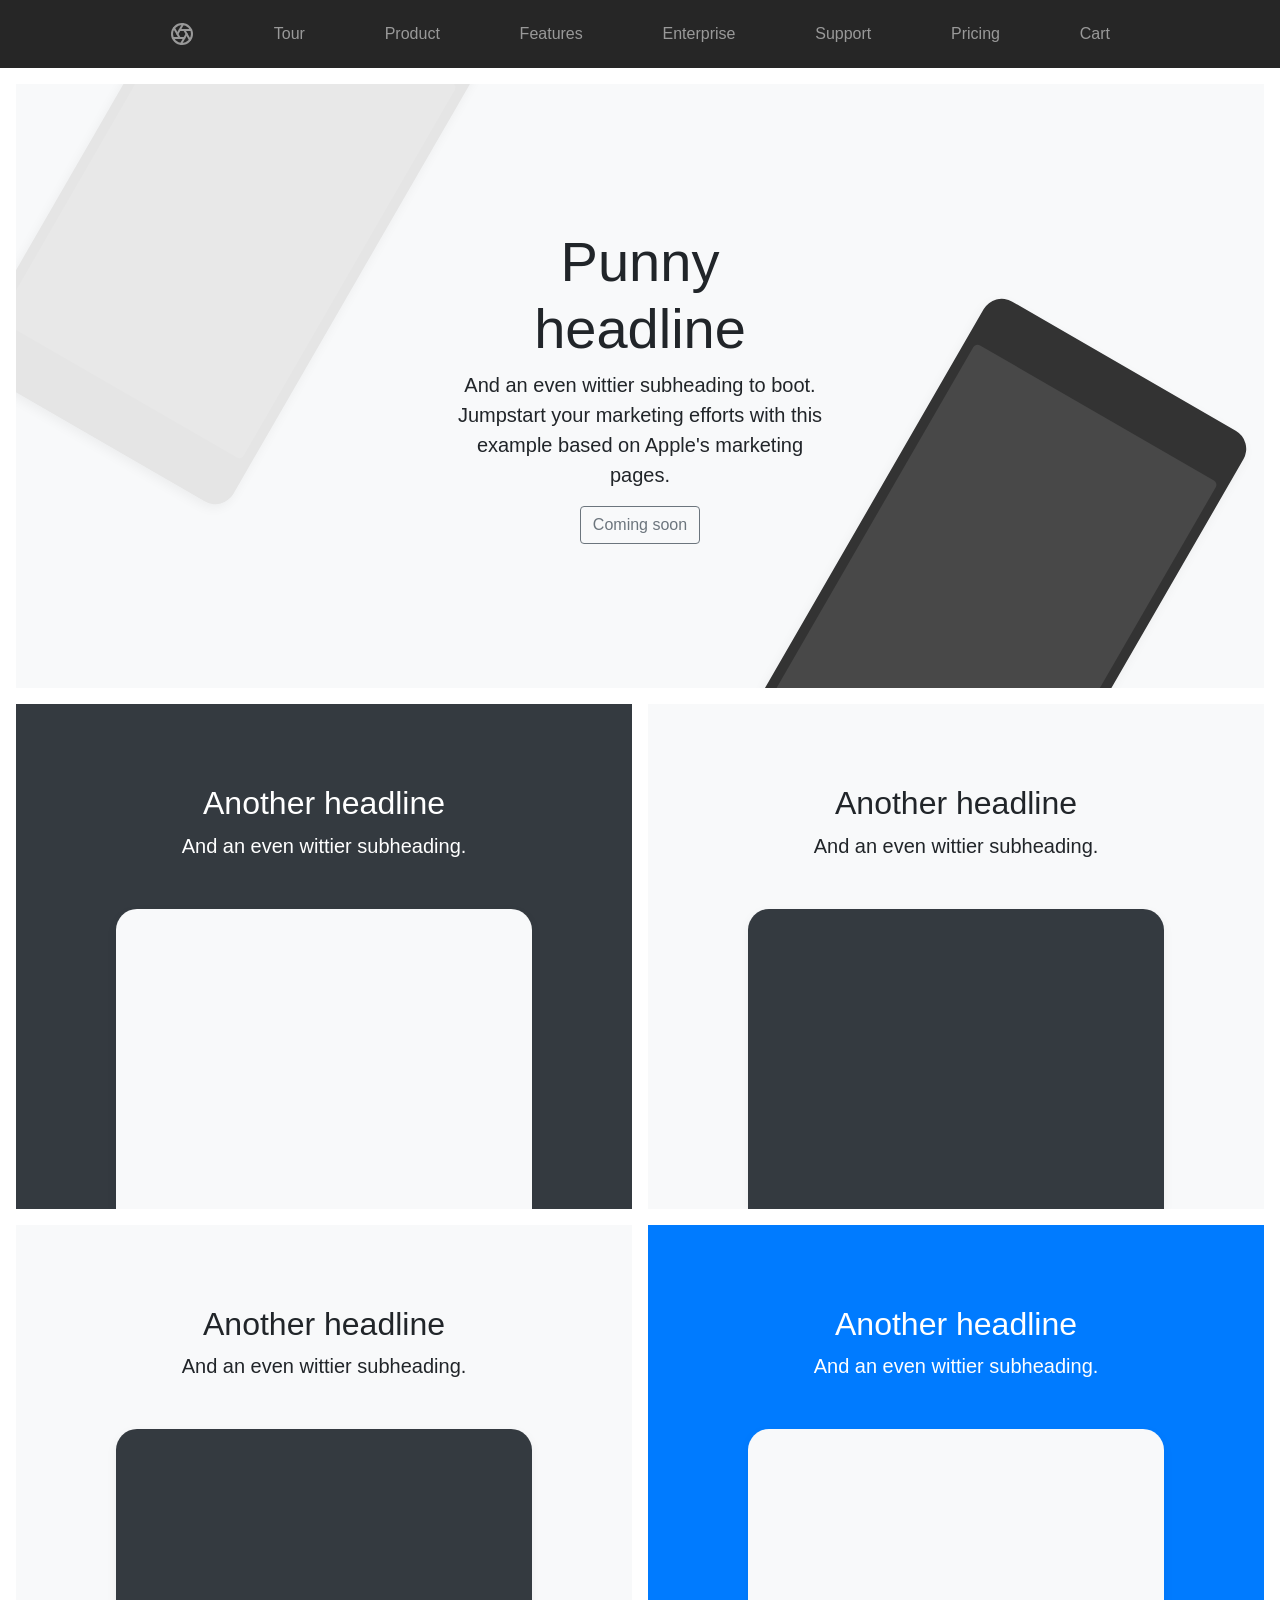
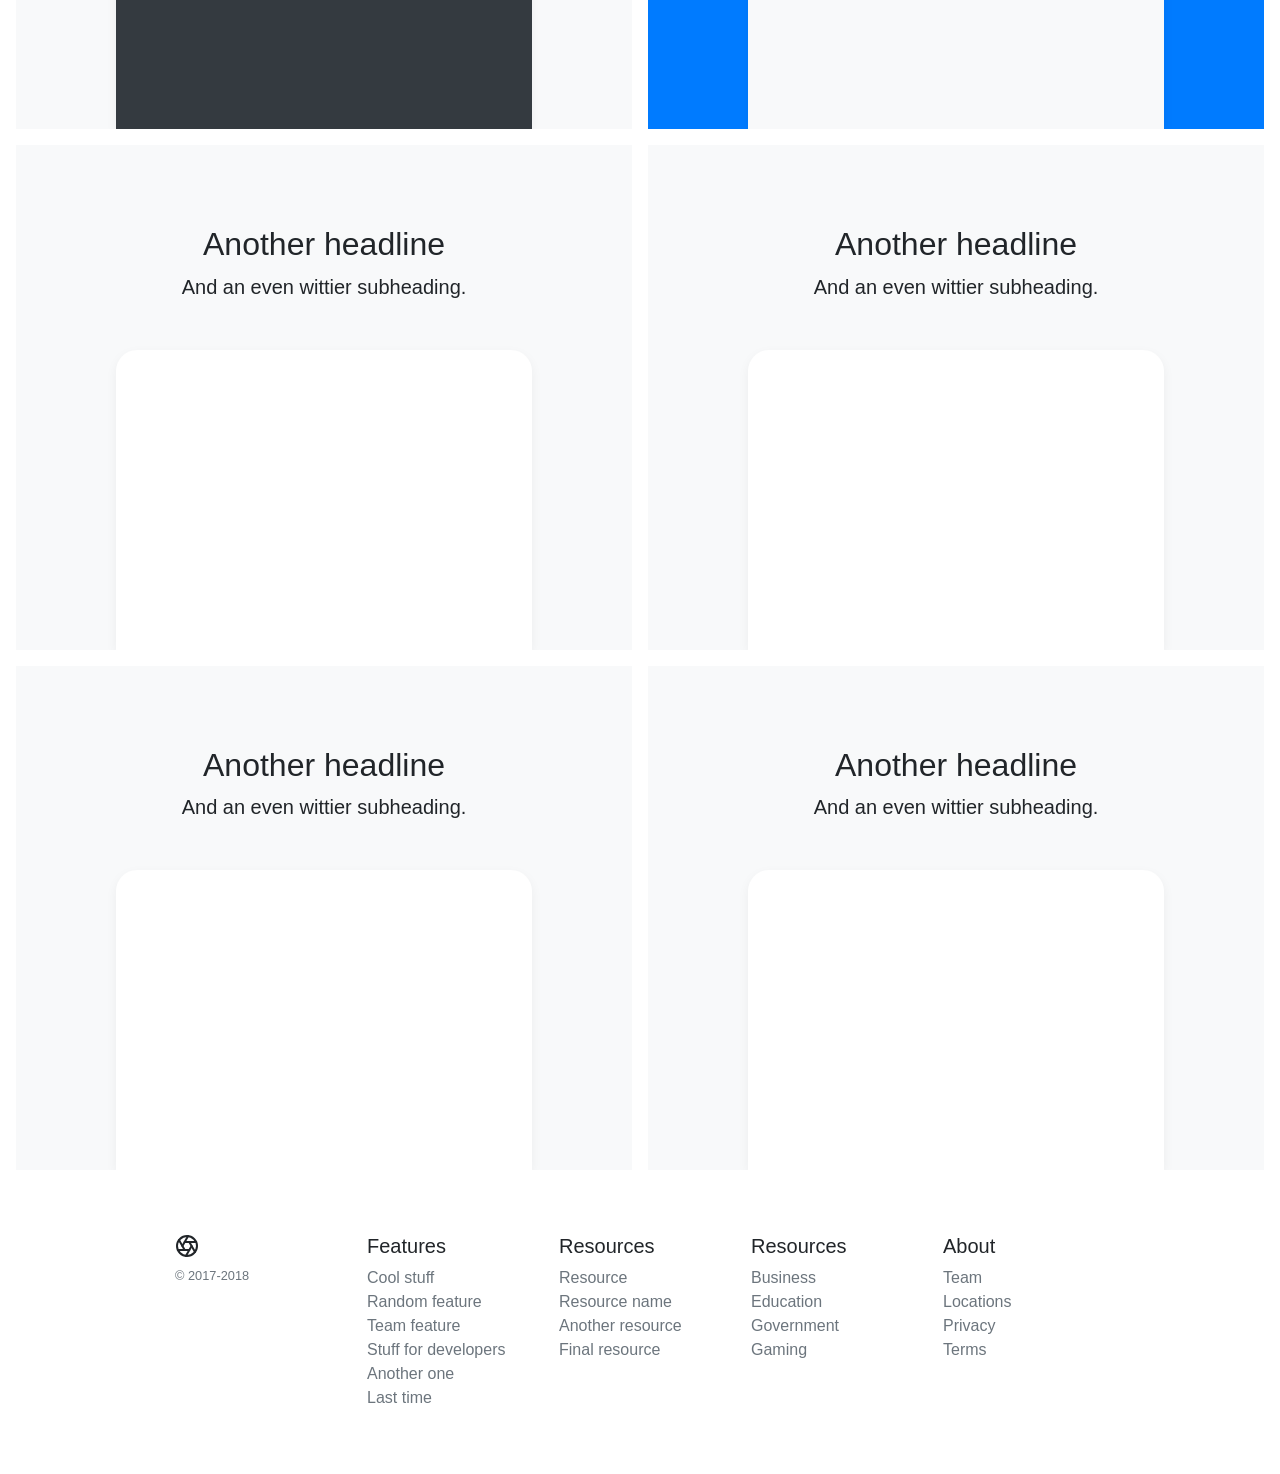
<file: product/index.html>
<!doctype html>
<html lang="en">
  <head>
    <meta charset="utf-8">
    <meta name="viewport" content="width=device-width, initial-scale=1, shrink-to-fit=no">
    <meta name="description" content="">
    <meta name="author" content="">
    <link rel="icon" href="../../../../favicon.ico">

    <title>Product example for Bootstrap</title>

    <!-- Bootstrap core CSS -->
    <link href="../dist/css/bootstrap.min.css" rel="stylesheet">

    <!-- Custom styles for this template -->
    <link href="product.css" rel="stylesheet">
  </head>

  <body>

    <nav class="site-header sticky-top py-1">
      <div class="container d-flex flex-column flex-md-row justify-content-between">
        <a class="py-2" href="#">
          <svg xmlns="http://www.w3.org/2000/svg" width="24" height="24" viewBox="0 0 24 24" fill="none" stroke="currentColor" stroke-width="2" stroke-linecap="round" stroke-linejoin="round" class="d-block mx-auto"><circle cx="12" cy="12" r="10"></circle><line x1="14.31" y1="8" x2="20.05" y2="17.94"></line><line x1="9.69" y1="8" x2="21.17" y2="8"></line><line x1="7.38" y1="12" x2="13.12" y2="2.06"></line><line x1="9.69" y1="16" x2="3.95" y2="6.06"></line><line x1="14.31" y1="16" x2="2.83" y2="16"></line><line x1="16.62" y1="12" x2="10.88" y2="21.94"></line></svg>
        </a>
        <a class="py-2 d-none d-md-inline-block" href="#">Tour</a>
        <a class="py-2 d-none d-md-inline-block" href="#">Product</a>
        <a class="py-2 d-none d-md-inline-block" href="#">Features</a>
        <a class="py-2 d-none d-md-inline-block" href="#">Enterprise</a>
        <a class="py-2 d-none d-md-inline-block" href="#">Support</a>
        <a class="py-2 d-none d-md-inline-block" href="#">Pricing</a>
        <a class="py-2 d-none d-md-inline-block" href="#">Cart</a>
      </div>
    </nav>

    <div class="position-relative overflow-hidden p-3 p-md-5 m-md-3 text-center bg-light">
      <div class="col-md-5 p-lg-5 mx-auto my-5">
        <h1 class="display-4 font-weight-normal">Punny headline</h1>
        <p class="lead font-weight-normal">And an even wittier subheading to boot. Jumpstart your marketing efforts with this example based on Apple's marketing pages.</p>
        <a class="btn btn-outline-secondary" href="#">Coming soon</a>
      </div>
      <div class="product-device box-shadow d-none d-md-block"></div>
      <div class="product-device product-device-2 box-shadow d-none d-md-block"></div>
    </div>

    <div class="d-md-flex flex-md-equal w-100 my-md-3 pl-md-3">
      <div class="bg-dark mr-md-3 pt-3 px-3 pt-md-5 px-md-5 text-center text-white overflow-hidden">
        <div class="my-3 py-3">
          <h2 class="display-5">Another headline</h2>
          <p class="lead">And an even wittier subheading.</p>
        </div>
        <div class="bg-light box-shadow mx-auto" style="width: 80%; height: 300px; border-radius: 21px 21px 0 0;"></div>
      </div>
      <div class="bg-light mr-md-3 pt-3 px-3 pt-md-5 px-md-5 text-center overflow-hidden">
        <div class="my-3 p-3">
          <h2 class="display-5">Another headline</h2>
          <p class="lead">And an even wittier subheading.</p>
        </div>
        <div class="bg-dark box-shadow mx-auto" style="width: 80%; height: 300px; border-radius: 21px 21px 0 0;"></div>
      </div>
    </div>

    <div class="d-md-flex flex-md-equal w-100 my-md-3 pl-md-3">
      <div class="bg-light mr-md-3 pt-3 px-3 pt-md-5 px-md-5 text-center overflow-hidden">
        <div class="my-3 p-3">
          <h2 class="display-5">Another headline</h2>
          <p class="lead">And an even wittier subheading.</p>
        </div>
        <div class="bg-dark box-shadow mx-auto" style="width: 80%; height: 300px; border-radius: 21px 21px 0 0;"></div>
      </div>
      <div class="bg-primary mr-md-3 pt-3 px-3 pt-md-5 px-md-5 text-center text-white overflow-hidden">
        <div class="my-3 py-3">
          <h2 class="display-5">Another headline</h2>
          <p class="lead">And an even wittier subheading.</p>
        </div>
        <div class="bg-light box-shadow mx-auto" style="width: 80%; height: 300px; border-radius: 21px 21px 0 0;"></div>
      </div>
    </div>

    <div class="d-md-flex flex-md-equal w-100 my-md-3 pl-md-3">
      <div class="bg-light mr-md-3 pt-3 px-3 pt-md-5 px-md-5 text-center overflow-hidden">
        <div class="my-3 p-3">
          <h2 class="display-5">Another headline</h2>
          <p class="lead">And an even wittier subheading.</p>
        </div>
        <div class="bg-white box-shadow mx-auto" style="width: 80%; height: 300px; border-radius: 21px 21px 0 0;"></div>
      </div>
      <div class="bg-light mr-md-3 pt-3 px-3 pt-md-5 px-md-5 text-center overflow-hidden">
        <div class="my-3 py-3">
          <h2 class="display-5">Another headline</h2>
          <p class="lead">And an even wittier subheading.</p>
        </div>
        <div class="bg-white box-shadow mx-auto" style="width: 80%; height: 300px; border-radius: 21px 21px 0 0;"></div>
      </div>
    </div>

    <div class="d-md-flex flex-md-equal w-100 my-md-3 pl-md-3">
      <div class="bg-light mr-md-3 pt-3 px-3 pt-md-5 px-md-5 text-center overflow-hidden">
        <div class="my-3 p-3">
          <h2 class="display-5">Another headline</h2>
          <p class="lead">And an even wittier subheading.</p>
        </div>
        <div class="bg-white box-shadow mx-auto" style="width: 80%; height: 300px; border-radius: 21px 21px 0 0;"></div>
      </div>
      <div class="bg-light mr-md-3 pt-3 px-3 pt-md-5 px-md-5 text-center overflow-hidden">
        <div class="my-3 py-3">
          <h2 class="display-5">Another headline</h2>
          <p class="lead">And an even wittier subheading.</p>
        </div>
        <div class="bg-white box-shadow mx-auto" style="width: 80%; height: 300px; border-radius: 21px 21px 0 0;"></div>
      </div>
    </div>

    <footer class="container py-5">
      <div class="row">
        <div class="col-12 col-md">
          <svg xmlns="http://www.w3.org/2000/svg" width="24" height="24" viewBox="0 0 24 24" fill="none" stroke="currentColor" stroke-width="2" stroke-linecap="round" stroke-linejoin="round" class="d-block mb-2"><circle cx="12" cy="12" r="10"></circle><line x1="14.31" y1="8" x2="20.05" y2="17.94"></line><line x1="9.69" y1="8" x2="21.17" y2="8"></line><line x1="7.38" y1="12" x2="13.12" y2="2.06"></line><line x1="9.69" y1="16" x2="3.95" y2="6.06"></line><line x1="14.31" y1="16" x2="2.83" y2="16"></line><line x1="16.62" y1="12" x2="10.88" y2="21.94"></line></svg>
          <small class="d-block mb-3 text-muted">&copy; 2017-2018</small>
        </div>
        <div class="col-6 col-md">
          <h5>Features</h5>
          <ul class="list-unstyled text-small">
            <li><a class="text-muted" href="#">Cool stuff</a></li>
            <li><a class="text-muted" href="#">Random feature</a></li>
            <li><a class="text-muted" href="#">Team feature</a></li>
            <li><a class="text-muted" href="#">Stuff for developers</a></li>
            <li><a class="text-muted" href="#">Another one</a></li>
            <li><a class="text-muted" href="#">Last time</a></li>
          </ul>
        </div>
        <div class="col-6 col-md">
          <h5>Resources</h5>
          <ul class="list-unstyled text-small">
            <li><a class="text-muted" href="#">Resource</a></li>
            <li><a class="text-muted" href="#">Resource name</a></li>
            <li><a class="text-muted" href="#">Another resource</a></li>
            <li><a class="text-muted" href="#">Final resource</a></li>
          </ul>
        </div>
        <div class="col-6 col-md">
          <h5>Resources</h5>
          <ul class="list-unstyled text-small">
            <li><a class="text-muted" href="#">Business</a></li>
            <li><a class="text-muted" href="#">Education</a></li>
            <li><a class="text-muted" href="#">Government</a></li>
            <li><a class="text-muted" href="#">Gaming</a></li>
          </ul>
        </div>
        <div class="col-6 col-md">
          <h5>About</h5>
          <ul class="list-unstyled text-small">
            <li><a class="text-muted" href="#">Team</a></li>
            <li><a class="text-muted" href="#">Locations</a></li>
            <li><a class="text-muted" href="#">Privacy</a></li>
            <li><a class="text-muted" href="#">Terms</a></li>
          </ul>
        </div>
      </div>
    </footer>

    <!-- Placed at the end of the document so the pages load faster -->
    <script src="../jquery-3.3.1.slim.min.js"></script>
    <script>window.jQuery || document.write('<script src="../assets/js/vendor/jquery-slim.min.js"><\/script>')</script>
    <script src="../assets/js/vendor/popper.min.js"></script>
    <script src="../dist/js/bootstrap.min.js"></script>
    <script src="../assets/js/vendor/holder.min.js"></script>
    <script>
      Holder.addTheme('thumb', {
        bg: '#55595c',
        fg: '#eceeef',
        text: 'Thumbnail'
      });
    </script>
  </body>
</html>
</file>
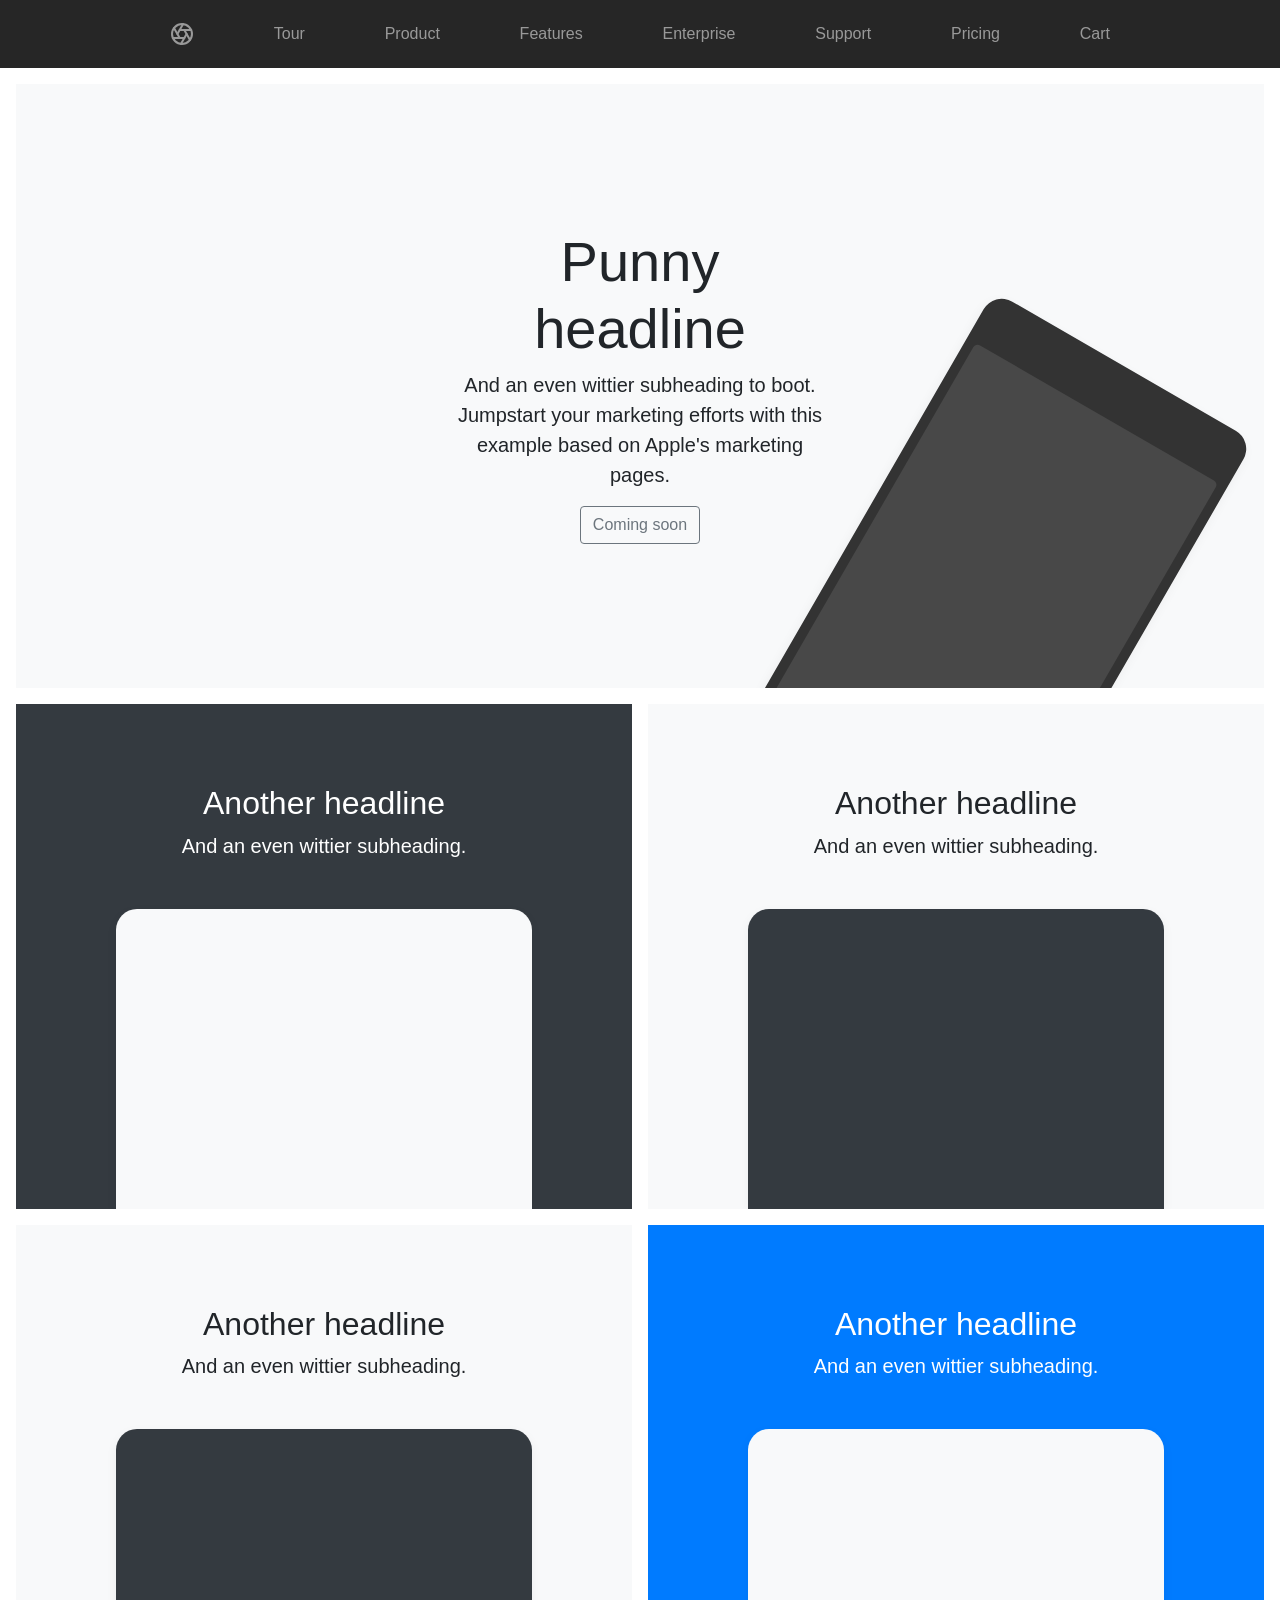
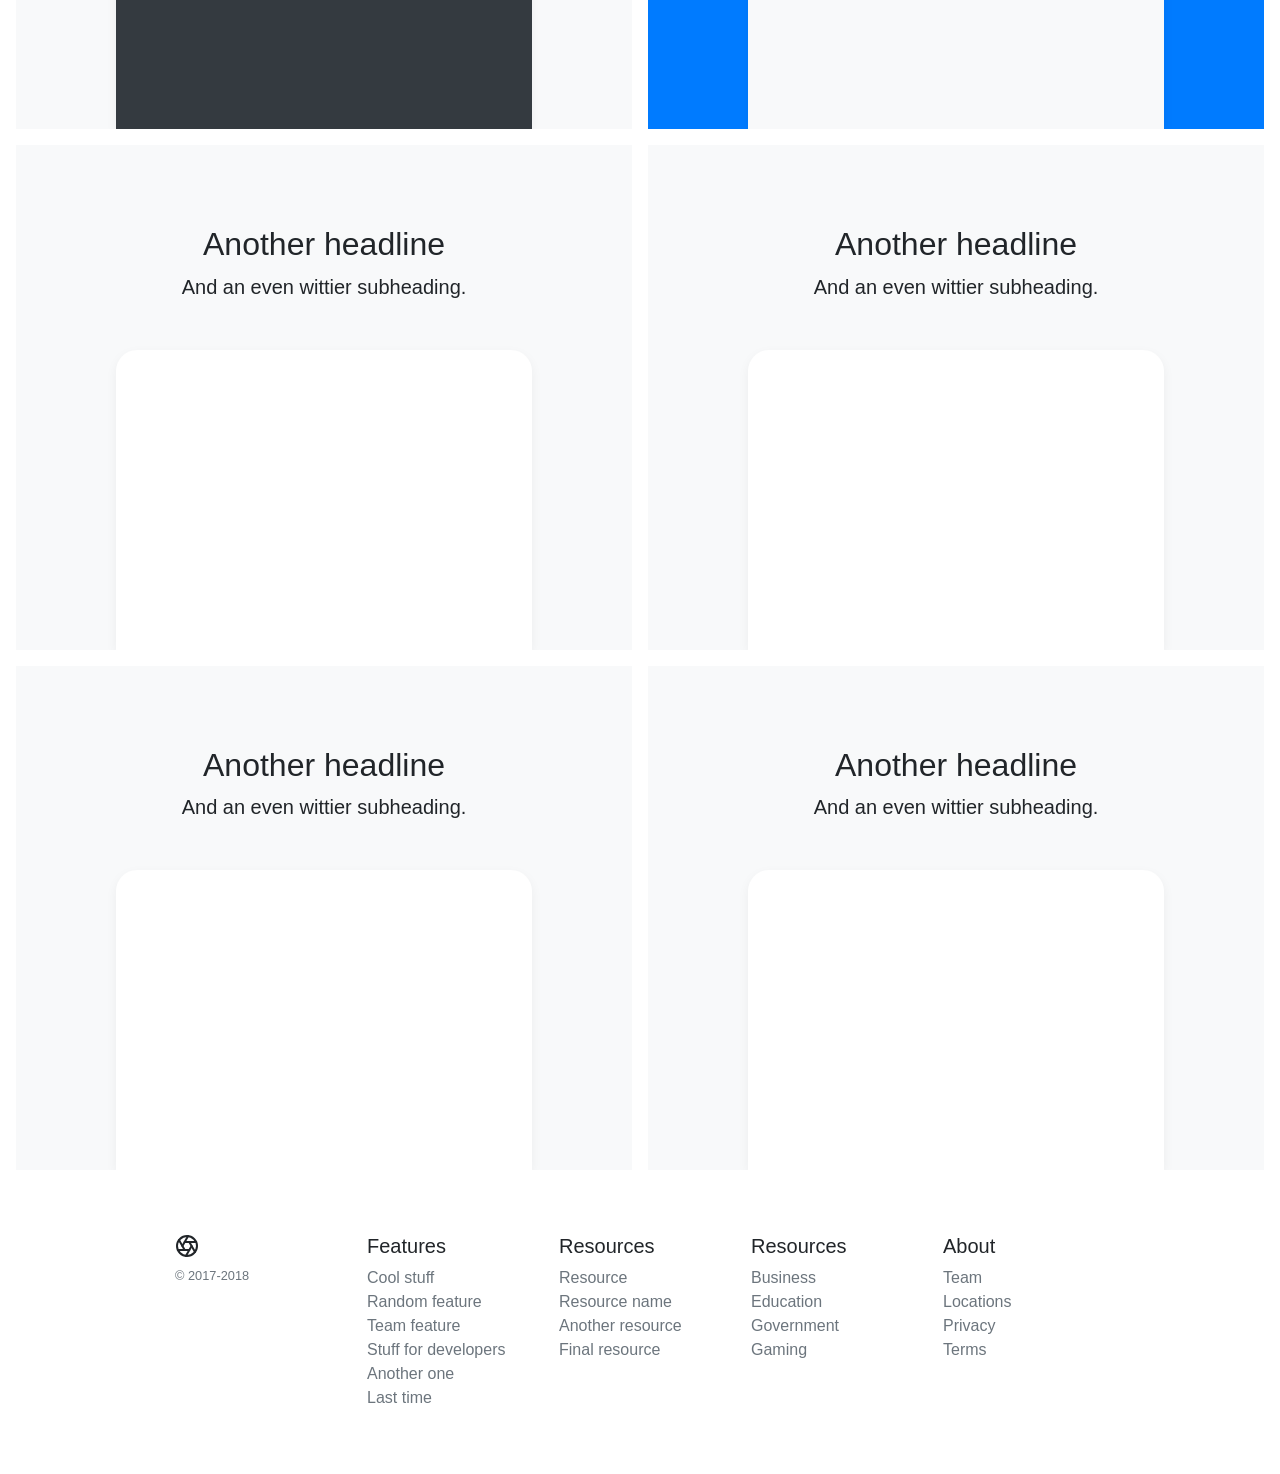
<file: product/index-normal.html>
<!doctype html>
<html lang="en">
  <head>
    <meta charset="utf-8">
    <meta name="viewport" content="width=device-width, initial-scale=1, shrink-to-fit=no">
    <meta name="description" content="">
    <meta name="author" content="">
    <link rel="icon" href="../../../../favicon.ico">

    <title>Product example for Bootstrap</title>

    <!-- Bootstrap core CSS -->
    <link href="../dist/css/bootstrap.min.css" rel="stylesheet">

    <!-- Custom styles for this template -->
    <link href="product.css" rel="stylesheet">
  </head>

  <body>

    <nav class="site-header sticky-top py-1">
      <div class="container d-flex flex-column flex-md-row justify-content-between">
        <a class="py-2" href="#">
          <svg xmlns="http://www.w3.org/2000/svg" width="24" height="24" viewBox="0 0 24 24" fill="none" stroke="currentColor" stroke-width="2" stroke-linecap="round" stroke-linejoin="round" class="d-block mx-auto"><circle cx="12" cy="12" r="10"></circle><line x1="14.31" y1="8" x2="20.05" y2="17.94"></line><line x1="9.69" y1="8" x2="21.17" y2="8"></line><line x1="7.38" y1="12" x2="13.12" y2="2.06"></line><line x1="9.69" y1="16" x2="3.95" y2="6.06"></line><line x1="14.31" y1="16" x2="2.83" y2="16"></line><line x1="16.62" y1="12" x2="10.88" y2="21.94"></line></svg>
        </a>
        <a class="py-2 d-none d-md-inline-block" href="#">Tour</a>
        <a class="py-2 d-none d-md-inline-block" href="#">Product</a>
        <a class="py-2 d-none d-md-inline-block" href="#">Features</a>
        <a class="py-2 d-none d-md-inline-block" href="#">Enterprise</a>
        <a class="py-2 d-none d-md-inline-block" href="#">Support</a>
        <a class="py-2 d-none d-md-inline-block" href="#">Pricing</a>
        <a class="py-2 d-none d-md-inline-block" href="#">Cart</a>
      </div>
    </nav>

    <div class="position-relative overflow-hidden p-3 p-md-5 m-md-3 text-center bg-light">
      <div class="col-md-5 p-lg-5 mx-auto my-5">
        <h1 class="display-4 font-weight-normal">Punny headline</h1>
        <p class="lead font-weight-normal">And an even wittier subheading to boot. Jumpstart your marketing efforts with this example based on Apple's marketing pages.</p>
        <a class="btn btn-outline-secondary" href="#">Coming soon</a>
      </div>
      <div class="product-device box-shadow d-none d-md-block"></div>
    </div>

    <div class="d-md-flex flex-md-equal w-100 my-md-3 pl-md-3">
      <div class="bg-dark mr-md-3 pt-3 px-3 pt-md-5 px-md-5 text-center text-white overflow-hidden">
        <div class="my-3 py-3">
          <h2 class="display-5">Another headline</h2>
          <p class="lead">And an even wittier subheading.</p>
        </div>
        <div class="bg-light box-shadow mx-auto" style="width: 80%; height: 300px; border-radius: 21px 21px 0 0;"></div>
      </div>
      <div class="bg-light mr-md-3 pt-3 px-3 pt-md-5 px-md-5 text-center overflow-hidden">
        <div class="my-3 p-3">
          <h2 class="display-5">Another headline</h2>
          <p class="lead">And an even wittier subheading.</p>
        </div>
        <div class="bg-dark box-shadow mx-auto" style="width: 80%; height: 300px; border-radius: 21px 21px 0 0;"></div>
      </div>
    </div>

    <div class="d-md-flex flex-md-equal w-100 my-md-3 pl-md-3">
      <div class="bg-light mr-md-3 pt-3 px-3 pt-md-5 px-md-5 text-center overflow-hidden">
        <div class="my-3 p-3">
          <h2 class="display-5">Another headline</h2>
          <p class="lead">And an even wittier subheading.</p>
        </div>
        <div class="bg-dark box-shadow mx-auto" style="width: 80%; height: 300px; border-radius: 21px 21px 0 0;"></div>
      </div>
      <div class="bg-primary mr-md-3 pt-3 px-3 pt-md-5 px-md-5 text-center text-white overflow-hidden">
        <div class="my-3 py-3">
          <h2 class="display-5">Another headline</h2>
          <p class="lead">And an even wittier subheading.</p>
        </div>
        <div class="bg-light box-shadow mx-auto" style="width: 80%; height: 300px; border-radius: 21px 21px 0 0;"></div>
      </div>
    </div>

    <div class="d-md-flex flex-md-equal w-100 my-md-3 pl-md-3">
      <div class="bg-light mr-md-3 pt-3 px-3 pt-md-5 px-md-5 text-center overflow-hidden">
        <div class="my-3 p-3">
          <h2 class="display-5">Another headline</h2>
          <p class="lead">And an even wittier subheading.</p>
        </div>
        <div class="bg-white box-shadow mx-auto" style="width: 80%; height: 300px; border-radius: 21px 21px 0 0;"></div>
      </div>
      <div class="bg-light mr-md-3 pt-3 px-3 pt-md-5 px-md-5 text-center overflow-hidden">
        <div class="my-3 py-3">
          <h2 class="display-5">Another headline</h2>
          <p class="lead">And an even wittier subheading.</p>
        </div>
        <div class="bg-white box-shadow mx-auto" style="width: 80%; height: 300px; border-radius: 21px 21px 0 0;"></div>
      </div>
    </div>

    <div class="d-md-flex flex-md-equal w-100 my-md-3 pl-md-3">
      <div class="bg-light mr-md-3 pt-3 px-3 pt-md-5 px-md-5 text-center overflow-hidden">
        <div class="my-3 p-3">
          <h2 class="display-5">Another headline</h2>
          <p class="lead">And an even wittier subheading.</p>
        </div>
        <div class="bg-white box-shadow mx-auto" style="width: 80%; height: 300px; border-radius: 21px 21px 0 0;"></div>
      </div>
      <div class="bg-light mr-md-3 pt-3 px-3 pt-md-5 px-md-5 text-center overflow-hidden">
        <div class="my-3 py-3">
          <h2 class="display-5">Another headline</h2>
          <p class="lead">And an even wittier subheading.</p>
        </div>
        <div class="bg-white box-shadow mx-auto" style="width: 80%; height: 300px; border-radius: 21px 21px 0 0;"></div>
      </div>
    </div>

    <footer class="container py-5">
      <div class="row">
        <div class="col-12 col-md">
          <svg xmlns="http://www.w3.org/2000/svg" width="24" height="24" viewBox="0 0 24 24" fill="none" stroke="currentColor" stroke-width="2" stroke-linecap="round" stroke-linejoin="round" class="d-block mb-2"><circle cx="12" cy="12" r="10"></circle><line x1="14.31" y1="8" x2="20.05" y2="17.94"></line><line x1="9.69" y1="8" x2="21.17" y2="8"></line><line x1="7.38" y1="12" x2="13.12" y2="2.06"></line><line x1="9.69" y1="16" x2="3.95" y2="6.06"></line><line x1="14.31" y1="16" x2="2.83" y2="16"></line><line x1="16.62" y1="12" x2="10.88" y2="21.94"></line></svg>
          <small class="d-block mb-3 text-muted">&copy; 2017-2018</small>
        </div>
        <div class="col-6 col-md">
          <h5>Features</h5>
          <ul class="list-unstyled text-small">
            <li><a class="text-muted" href="#">Cool stuff</a></li>
            <li><a class="text-muted" href="#">Random feature</a></li>
            <li><a class="text-muted" href="#">Team feature</a></li>
            <li><a class="text-muted" href="#">Stuff for developers</a></li>
            <li><a class="text-muted" href="#">Another one</a></li>
            <li><a class="text-muted" href="#">Last time</a></li>
          </ul>
        </div>
        <div class="col-6 col-md">
          <h5>Resources</h5>
          <ul class="list-unstyled text-small">
            <li><a class="text-muted" href="#">Resource</a></li>
            <li><a class="text-muted" href="#">Resource name</a></li>
            <li><a class="text-muted" href="#">Another resource</a></li>
            <li><a class="text-muted" href="#">Final resource</a></li>
          </ul>
        </div>
        <div class="col-6 col-md">
          <h5>Resources</h5>
          <ul class="list-unstyled text-small">
            <li><a class="text-muted" href="#">Business</a></li>
            <li><a class="text-muted" href="#">Education</a></li>
            <li><a class="text-muted" href="#">Government</a></li>
            <li><a class="text-muted" href="#">Gaming</a></li>
          </ul>
        </div>
        <div class="col-6 col-md">
          <h5>About</h5>
          <ul class="list-unstyled text-small">
            <li><a class="text-muted" href="#">Team</a></li>
            <li><a class="text-muted" href="#">Locations</a></li>
            <li><a class="text-muted" href="#">Privacy</a></li>
            <li><a class="text-muted" href="#">Terms</a></li>
          </ul>
        </div>
      </div>
    </footer>

    <!-- Placed at the end of the document so the pages load faster -->
    <script src="../jquery-3.3.1.slim.min.js"></script>
    <script>window.jQuery || document.write('<script src="../assets/js/vendor/jquery-slim.min.js"><\/script>')</script>
    <script src="../assets/js/vendor/popper.min.js"></script>
    <script src="../dist/js/bootstrap.min.js"></script>
    <script src="../assets/js/vendor/holder.min.js"></script>
    <script>
      Holder.addTheme('thumb', {
        bg: '#55595c',
        fg: '#eceeef',
        text: 'Thumbnail'
      });
    </script>
  </body>
</html>
</file>
<file: product/product.css>
.container {
  max-width: 960px;
}

#background {
  /* position: fixed;
  top: 50%;
  left: 50%;
  min-width: 100%;
  min-height: 100%;
  width: auto;
  height: auto;
  z-index: -100;
  -webkit-transform: translateX(-50%) translateY(-50%);
  transform: translateX(-50%) translateY(-50%);
  background: url(polina.jpg) no-repeat;
  */
  background-size: cover; 
  width: auto;
  height: auto;
  vertical-align: bottom;
}

/*
 * Custom translucent site header
 */

.site-header {
  background-color: rgba(0, 0, 0, .85);
  -webkit-backdrop-filter: saturate(180%) blur(20px);
  backdrop-filter: saturate(180%) blur(20px);
}
.site-header a {
  color: #999;
  transition: ease-in-out color .15s;
}
.site-header a:hover {
  color: #fff;
  text-decoration: none;
}
.site-header .container {
  padding: 10px;
}

/*
 * Dummy devices (replace them with your own or something else entirely!)
 */

.product-device {
  position: absolute;
  right: 10%;
  bottom: -30%;
  width: 300px;
  height: 540px;
  background-color: #333;
  border-radius: 21px;
  -webkit-transform: rotate(30deg);
  transform: rotate(30deg);
}

.product-device::before {
  position: absolute;
  top: 10%;
  right: 10px;
  bottom: 10%;
  left: 10px;
  content: "";
  background-color: rgba(255, 255, 255, .1);
  border-radius: 5px;
}

.product-device-2 {
  top: -25%;
  right: auto;
  bottom: 0;
  left: 5%;
  background-color: #e5e5e5;
}


/*
 * Extra utilities
 */

.border-top { border-top: 1px solid #e5e5e5; }
.border-bottom { border-bottom: 1px solid #e5e5e5; }

.box-shadow { box-shadow: 0 .25rem .75rem rgba(0, 0, 0, .05); }

.flex-equal > * {
  -ms-flex: 1;
  flex: 1;
}
@media (min-width: 768px) {
  .flex-md-equal > * {
    -ms-flex: 1;
    flex: 1;
  }
}

.overflow-hidden { overflow: hidden; }
</file>
